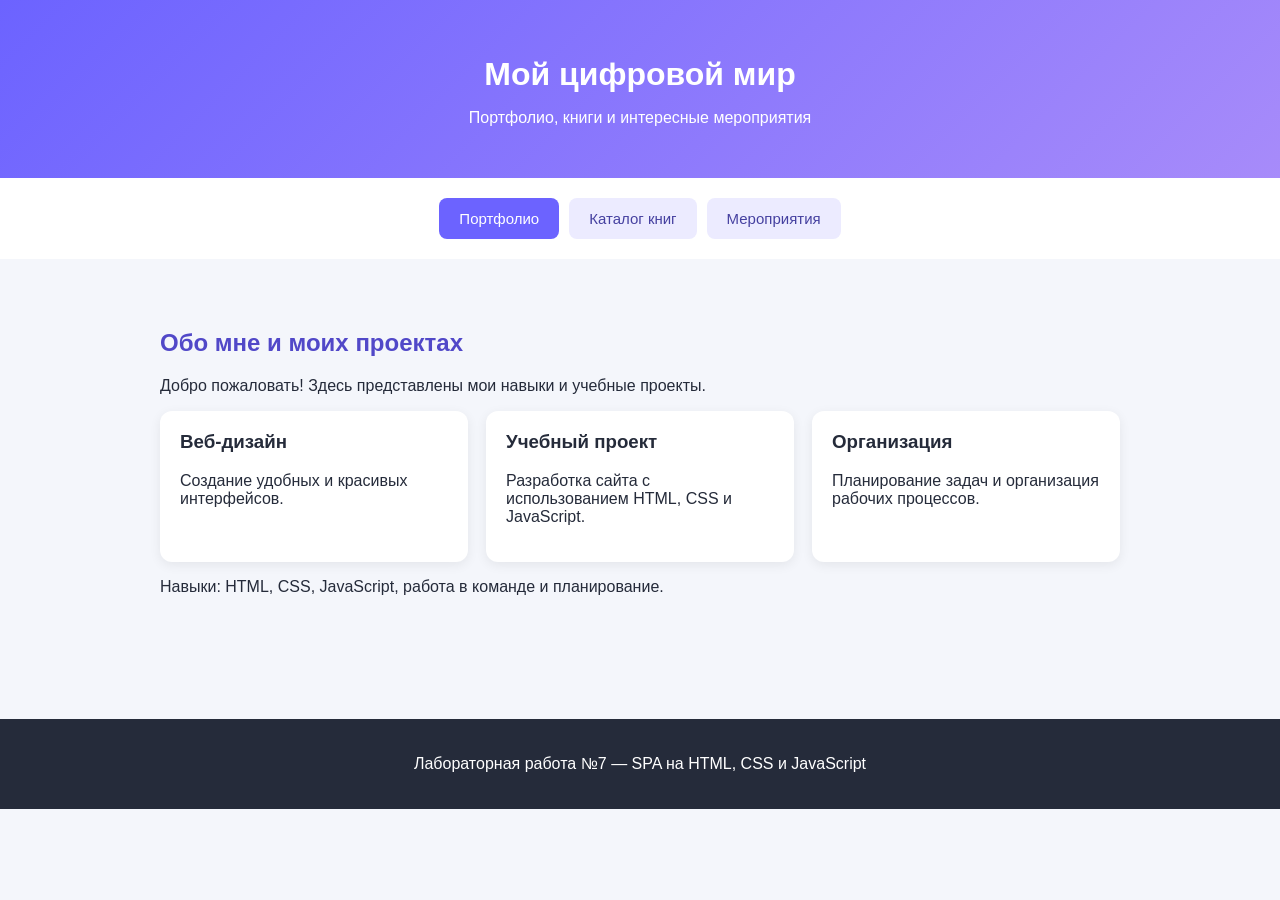
<file: lab7/index.html>
<!DOCTYPE html>
<html lang="ru">
<head>
    <meta charset="UTF-8">
    <meta name="viewport" content="width=device-width, initial-scale=1.0">
    <title>Мой SPA-проект</title>
    <link rel="stylesheet" href="style.css">
    <script src="app.js" defer></script>
</head>
<body>
<header>
    <h1>Мой цифровой мир</h1>
    <p>Портфолио, книги и интересные мероприятия</p>
</header>
<nav class="navigation">
    <button class="nav-btn active" data-page="portfolio">Портфолио</button>
    <button class="nav-btn" data-page="books">Каталог книг</button>
    <button class="nav-btn" data-page="events">Мероприятия</button>
</nav>
<main id="content" aria-live="polite"></main>
<footer>
    <p>Лабораторная работа №7 — SPA на HTML, CSS и JavaScript</p>
</footer>
</body>
</html>
</file>
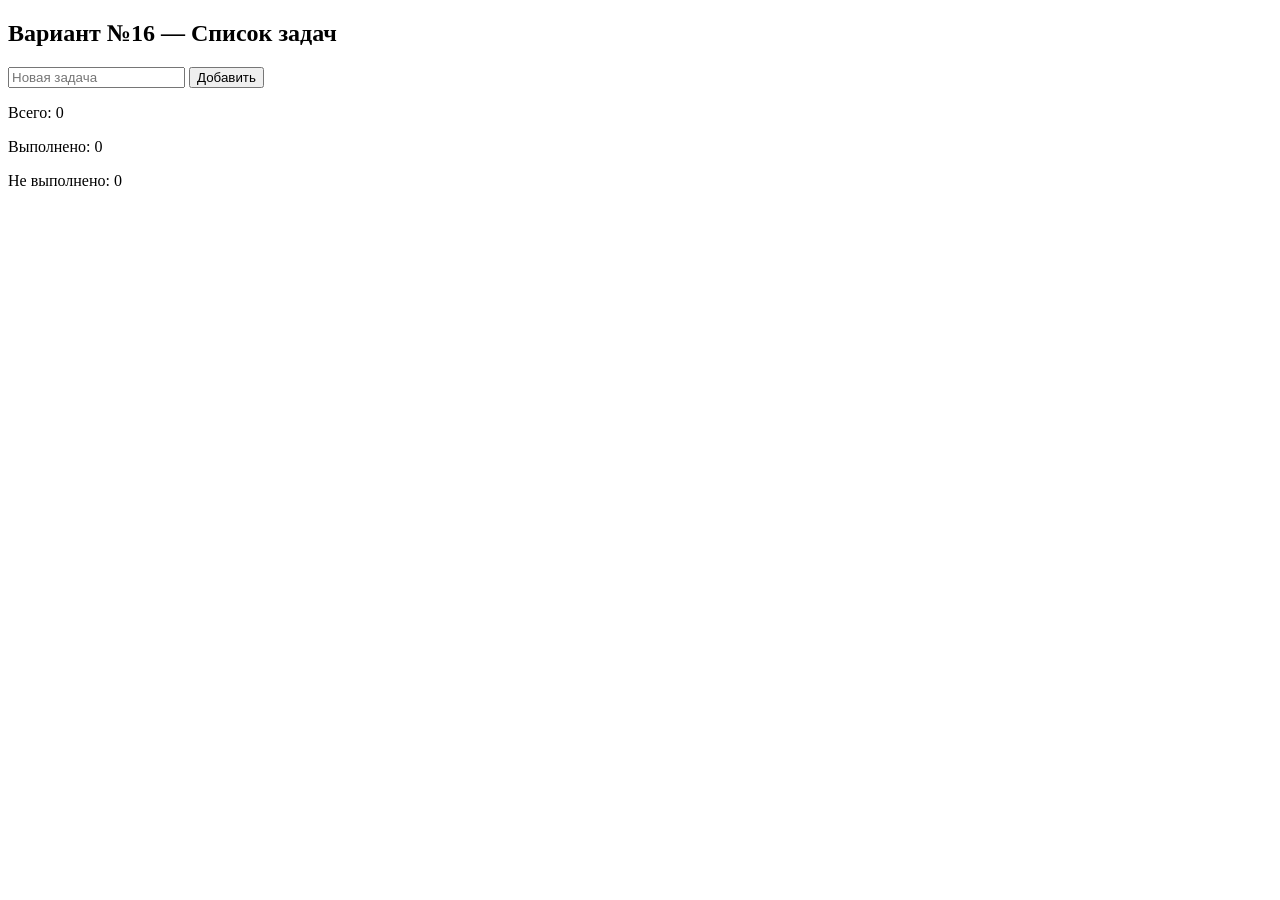
<file: lab-5/task-16/index.html>
<!DOCTYPE html>
<html>
<head>
    <title>Вариант №16</title>
</head>
<body>

<h2>Вариант №16 — Список задач</h2>

<input id="task" placeholder="Новая задача">
<button id="add">Добавить</button>

<ul id="list"></ul>

<p>Всего: <span id="total">0</span></p>
<p>Выполнено: <span id="done">0</span></p>
<p>Не выполнено: <span id="todo">0</span></p>

<script src="script.js"></script>
</body>
</html>
</file>
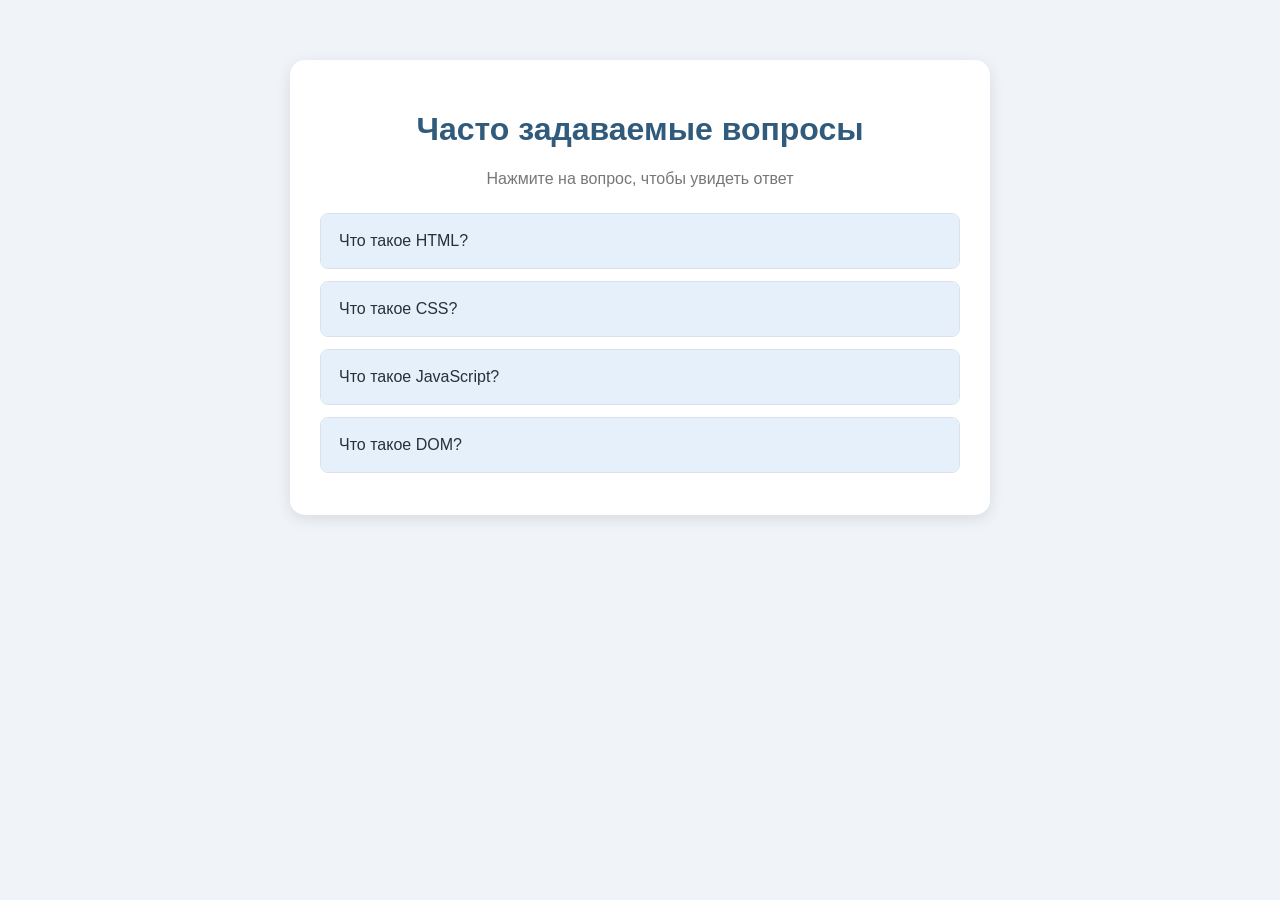
<file: lab-6/11 задание/index.html>
<!DOCTYPE html>
<html lang="ru">
<head>
    <meta charset="UTF-8">
    <meta name="viewport" content="width=device-width, initial-scale=1.0">
    <title>FAQ — Часто задаваемые вопросы</title>
    <link rel="stylesheet" href="style.css">
</head>
<body>
<div class="container">
    <h1>Часто задаваемые вопросы</h1>
    <p class="subtitle">Нажмите на вопрос, чтобы увидеть ответ</p>
    <div class="faq-item">
        <button class="faq-question">Что такое HTML?</button>
        <div class="faq-answer">
            <p>HTML — это язык разметки, который используется для создания структуры веб-страниц.</p>
        </div>
    </div>
    <div class="faq-item">
        <button class="faq-question">Что такое CSS?</button>
        <div class="faq-answer">
            <p>CSS — это язык стилей, который отвечает за оформление и внешний вид веб-страницы.</p>
        </div>
    </div>
    <div class="faq-item">
        <button class="faq-question">Что такое JavaScript?</button>
        <div class="faq-answer">
            <p>JavaScript — это язык программирования, который добавляет интерактивность веб-страницам.</p>
        </div>
    </div>
    <div class="faq-item">
        <button class="faq-question">Что такое DOM?</button>
        <div class="faq-answer">
            <p>DOM — это объектная модель документа, позволяющая JavaScript изменять HTML-элементы страницы.</p>
        </div>
    </div>
</div>
<script src="script.js"></script>
</body>
</html>
</file>
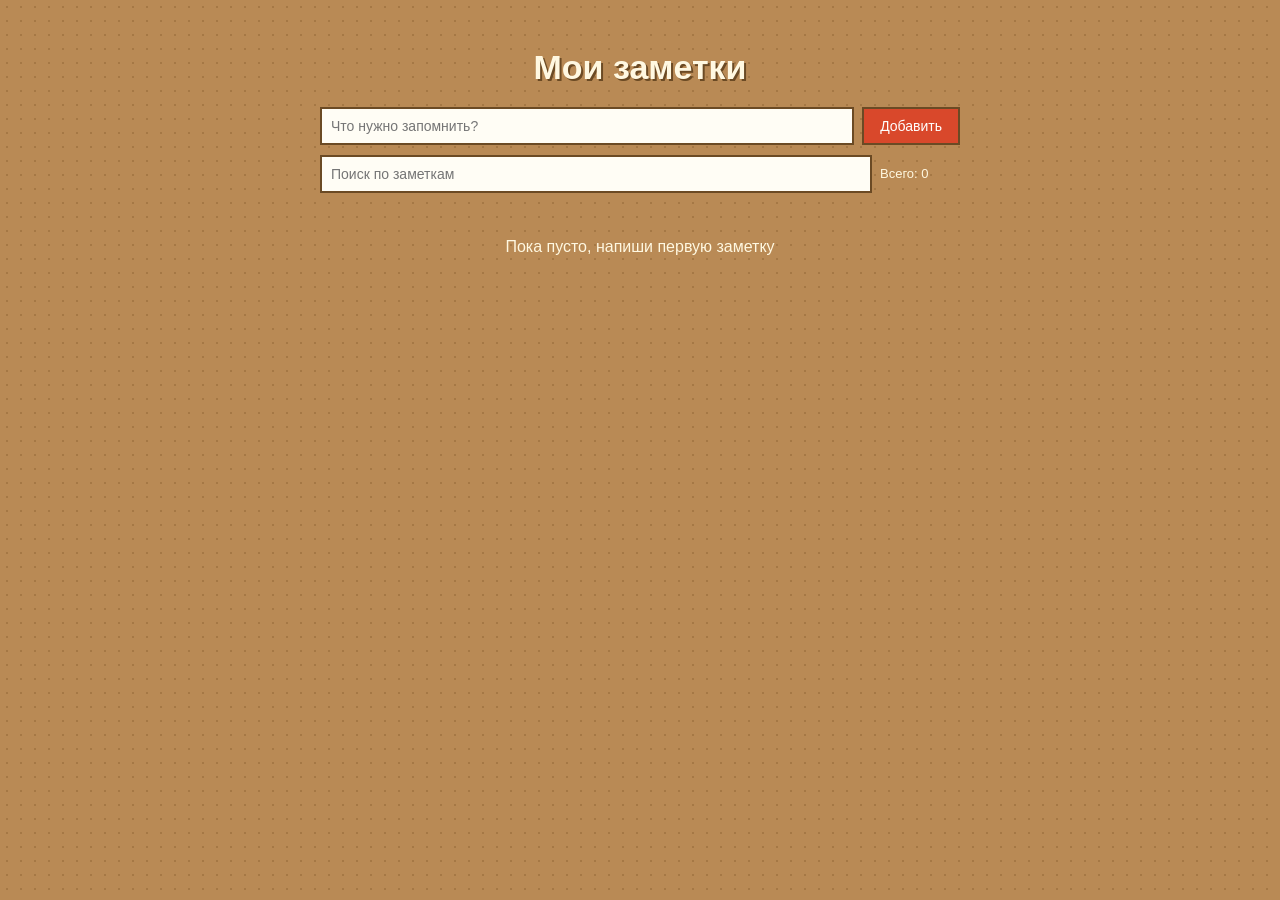
<file: lab-6/4  задание/index.html>
<!DOCTYPE html>
<html lang="ru">
<head>
  <meta charset="UTF-8">
  <title>Заметки</title>
  <link rel="stylesheet" href="style.css">
</head>
<body>
  <div class="board">
    <h1>Мои заметки</h1>

    <div class="form">
      <input type="text" id="text" placeholder="Что нужно запомнить?">
      <button id="add">Добавить</button>
    </div>

    <div class="form">
      <input type="text" id="search" placeholder="Поиск по заметкам">
      <span id="count">Всего: 0</span>
    </div>

    <p id="error"></p>

    <div id="notes"></div>
    <p id="empty">Пока пусто, напиши первую заметку</p>
  </div>

  <script src="script.js"></script>
</body>
</html>
</file>
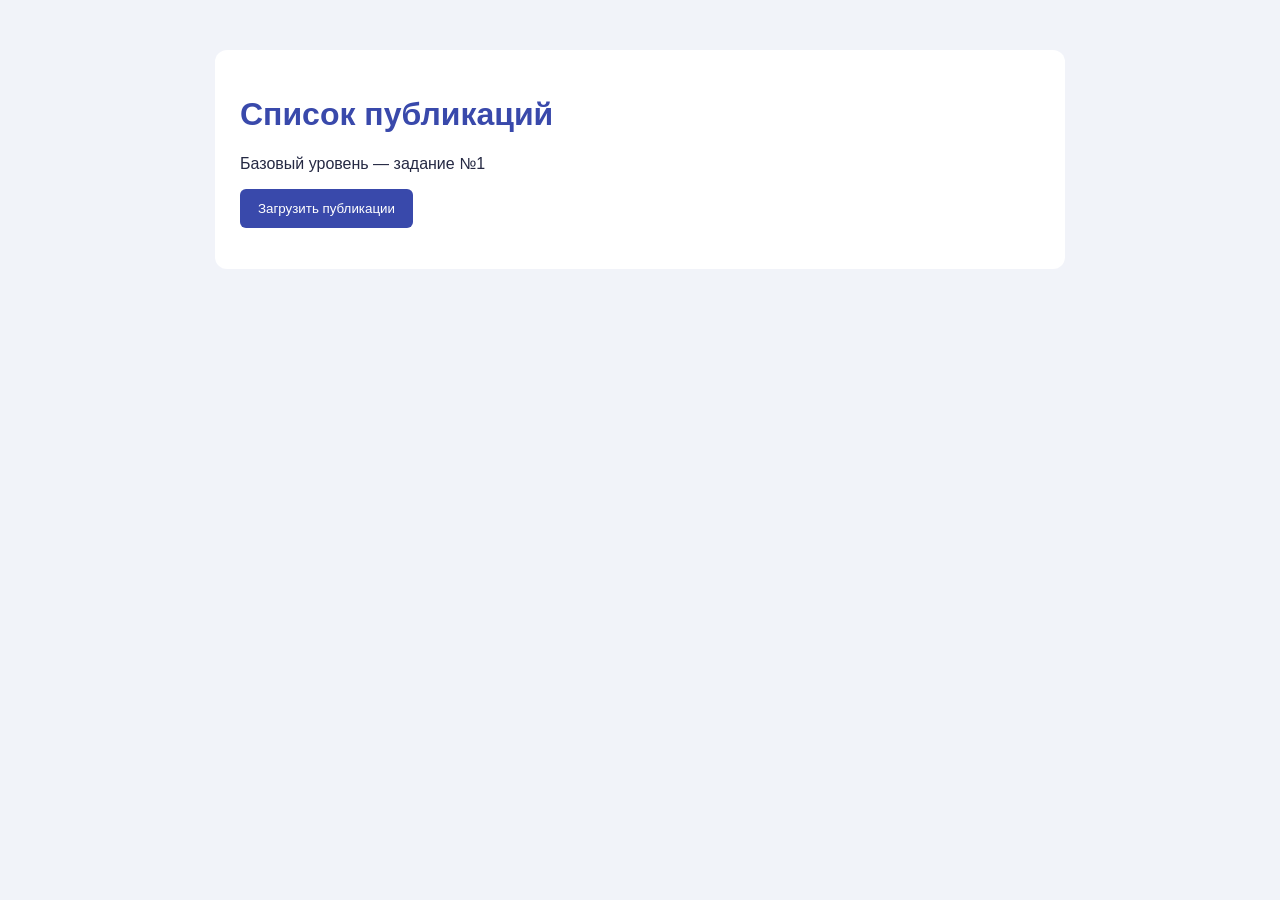
<file: lab-9/task1.html>
<!DOCTYPE html>
<html lang="ru">
<head>
    <meta charset="UTF-8">
    <meta name="viewport" content="width=device-width, initial-scale=1.0">
    <title>Задание 1 — Публикации</title>
    <link rel="stylesheet" href="task1.css">
    <script src="task1.js" defer></script>
</head>
<body>
    <main class="container">
        <h1>Список публикаций</h1>
        <p>Базовый уровень — задание №1</p>
        <button id="loadButton">Загрузить публикации</button>
        <p id="status"></p>
        <div id="posts"></div>
    </main>
</body>
</html>
</file>
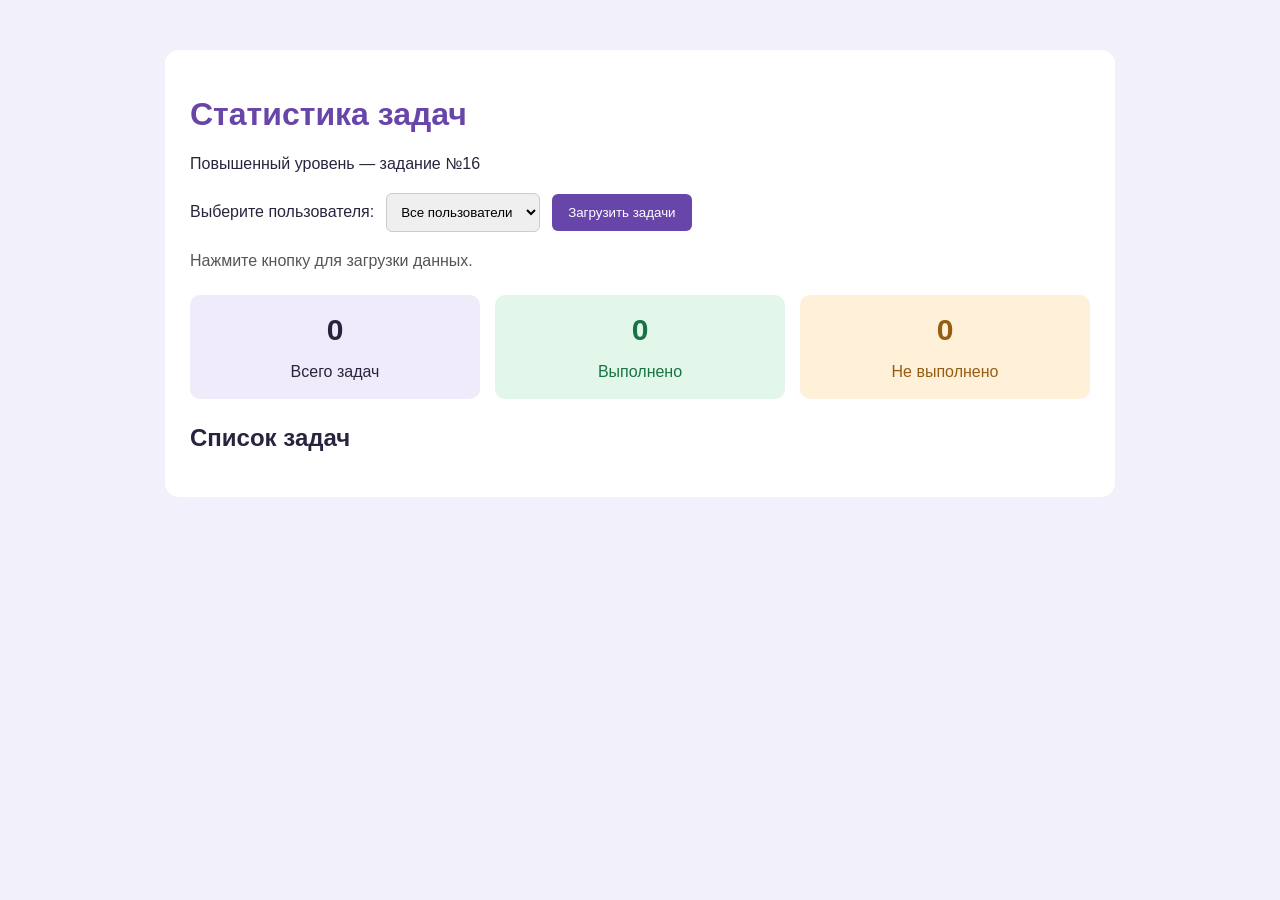
<file: lab-9/task16.html>
<!DOCTYPE html>
<html lang="ru">
<head>
    <meta charset="UTF-8">
    <meta name="viewport" content="width=device-width, initial-scale=1.0">
    <title>Задание 16 — Статистика задач</title>
    <link rel="stylesheet" href="task16.css">
    <script src="task16.js" defer></script>
</head>
<body>
    <main class="container">
        <h1>Статистика задач</h1>
        <p>Повышенный уровень — задание №16</p>
        <div class="controls">
            <label for="userFilter">Выберите пользователя:</label>
            <select id="userFilter">
                <option value="all">Все пользователи</option>
                <option value="1">Пользователь 1</option>
                <option value="2">Пользователь 2</option>
                <option value="3">Пользователь 3</option>
                <option value="4">Пользователь 4</option>
                <option value="5">Пользователь 5</option>
                <option value="6">Пользователь 6</option>
                <option value="7">Пользователь 7</option>
                <option value="8">Пользователь 8</option>
                <option value="9">Пользователь 9</option>
                <option value="10">Пользователь 10</option>
            </select>
            <button id="loadButton">Загрузить задачи</button>
        </div>
        <p id="status" role="status">Нажмите кнопку для загрузки данных.</p>
        <section class="statistics">
            <div class="stat-card">
                <h2 id="totalCount">0</h2>
                <p>Всего задач</p>
            </div>
            <div class="stat-card completed">
                <h2 id="completedCount">0</h2>
                <p>Выполнено</p>
            </div>
            <div class="stat-card pending">
                <h2 id="pendingCount">0</h2>
                <p>Не выполнено</p>
            </div>
        </section>
        <h2>Список задач</h2>
        <div id="todoList"></div>
    </main>
</body>
</html>
</file>
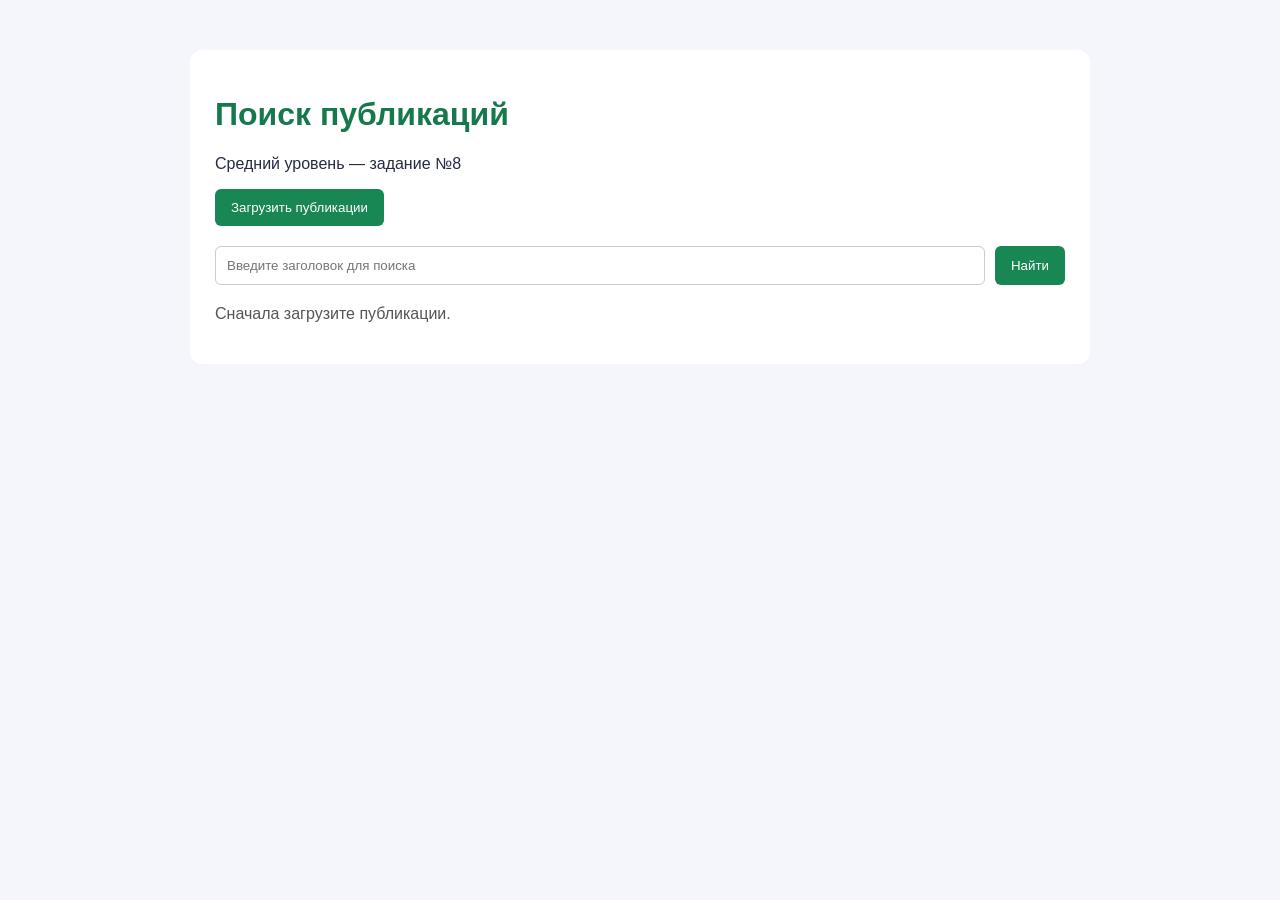
<file: lab-9/task8.html>
<!DOCTYPE html>
<html lang="ru">
<head>
    <meta charset="UTF-8">
    <meta name="viewport" content="width=device-width, initial-scale=1.0">
    <title>Задание 8 — Поиск публикаций</title>
    <link rel="stylesheet" href="task8.css">
    <script src="task8.js" defer></script>
</head>
<body>
    <main class="container">
        <h1>Поиск публикаций</h1>
        <p>Средний уровень — задание №8</p>
        <button id="loadButton">Загрузить публикации</button>
        <div class="search-box">
            <input
                type="text"
                id="searchInput"
                placeholder="Введите заголовок для поиска"
            >
            <button id="searchButton">Найти</button>
        </div>
        <p id="status" role="status">Сначала загрузите публикации.</p>
        <div id="results"></div>
    </main>
</body>
</html>
</file>
<file: lab7/style.css>
* {
    box-sizing: border-box;
}
body {
    margin: 0;
    font-family: Arial, sans-serif;
    background: #f4f6fb;
    color: #252b3a;
}
header {
    text-align: center;
    padding: 35px 15px;
    background: linear-gradient(135deg, #6c63ff, #a78bfa);
    color: white;
}
header h1 {
    margin-bottom: 10px;
}
.navigation {
    display: flex;
    justify-content: center;
    flex-wrap: wrap;
    gap: 10px;
    padding: 20px;
    background: white;
}
.nav-btn {
    padding: 12px 20px;
    border: none;
    border-radius: 8px;
    background: #ecebff;
    color: #4540a0;
    cursor: pointer;
    font-size: 15px;
}
.nav-btn:hover {
    background: #dcd9ff;
}
.nav-btn.active {
    background: #6c63ff;
    color: white;
}
main {
    max-width: 1000px;
    min-height: 400px;
    margin: 30px auto;
    padding: 20px;
}
h2 {
    color: #5148c8;
}
.cards {
    display: grid;
    grid-template-columns: repeat(auto-fit, minmax(220px, 1fr));
    gap: 18px;
}
.card {
    padding: 20px;
    background: white;
    border-radius: 12px;
    box-shadow: 0 3px 12px rgba(0, 0, 0, 0.07);
}
.card h3 {
    margin-top: 0;
}
button,
input {
    font-family: inherit;
}
.action-btn {
    padding: 10px 15px;
    border: none;
    border-radius: 7px;
    background: #6c63ff;
    color: white;
    cursor: pointer;
}
.action-btn:hover {
    background: #5148c8;
}
input {
    display: block;
    width: 100%;
    max-width: 400px;
    padding: 12px;
    margin: 10px 0;
    border: 1px solid #ccc;
    border-radius: 7px;
}
.message {
    margin: 15px 0;
    font-weight: bold;
}
.empty {
    padding: 20px;
    background: white;
    border-radius: 10px;
}
footer {
    padding: 20px;
    text-align: center;
    background: #252b3a;
    color: white;
}
@media (max-width: 600px) {
    main {
        padding: 12px;
    }
    .nav-btn {
        flex: 1 1 100%;
    }
}
</file>
<file: lab-6/11 задание/style.css>
* {
    box-sizing: border-box;
    }

body {
margin: 0;
padding: 30px 15px;
font-family: Arial, sans-serif;
background-color: #f0f4f8;
color: #263238;
}

.container {
max-width: 700px;
margin: 30px auto;
padding: 30px;
background-color: white;
border-radius: 15px;
box-shadow: 0 4px 15px rgba(0, 0, 0, 0.1);
}

h1 {
text-align: center;
color: #315b7d;
}

.subtitle {
text-align: center;
color: #777;
margin-bottom: 25px;
}

.faq-item {
margin-bottom: 12px;
border: 1px solid #d9e2ec;
border-radius: 8px;
overflow: hidden;
}

.faq-question {
width: 100%;
padding: 18px;
border: none;
background-color: #e6f0fa;
color: #263238;
text-align: left;
font-size: 16px;
cursor: pointer;
}

.faq-question:hover {
background-color: #d3e5f7;
}

.faq-answer {
display: none;
padding: 15px 18px;
background-color: white;
line-height: 1.6;
}

.faq-item.active .faq-answer {
display: block;
}

.faq-item.active .faq-question {
background-color: #c7e0f7;
}

@media (max-width: 500px) {
.container {
padding: 20px 15px;
}

h1 {
    font-size: 23px;
}

}
</file>
<file: lab-6/4  задание/style.css>
body {
  margin: 0;
  min-height: 100vh;
  font-family: Verdana, sans-serif;
  background: #b98a55;
  background-image: radial-gradient(#a57845 1px, transparent 1px);
  background-size: 14px 14px;
}

.board {
  width: 640px;
  max-width: 94%;
  margin: 0 auto;
  padding: 25px 0;
}

h1 {
  text-align: center;
  color: #fff8e1;
  font-size: 34px;
  text-shadow: 2px 2px #6b4a24;
  margin-bottom: 20px;
}

.form {
  display: flex;
  gap: 8px;
  margin-bottom: 10px;
  align-items: center;
}

input {
  flex: 1;
  padding: 9px;
  border: 2px solid #6b4a24;
  background: #fffdf5;
  font-size: 14px;
}

button {
  padding: 9px 16px;
  background: #d9482b;
  color: white;
  border: 2px solid #6b4a24;
  font-size: 14px;
  cursor: pointer;
}

button:hover {
  background: #b83a21;
}

#count {
  color: #fff8e1;
  font-size: 13px;
  min-width: 80px;
}

#error {
  color: #fff;
  background: #8c1d1d;
  padding: 0;
  margin: 0;
  font-size: 13px;
}

#error.show {
  padding: 6px 10px;
  margin-bottom: 10px;
}

#notes {
  display: flex;
  flex-wrap: wrap;
  gap: 16px;
  margin-top: 15px;
}

.note {
  width: 180px;
  min-height: 110px;
  background: #ffe36e;
  padding: 12px;
  box-shadow: 3px 4px 6px rgba(0, 0, 0, 0.35);
  font-family: "Segoe Print", "Comic Sans MS", cursive;
  font-size: 14px;
  display: flex;
  flex-direction: column;
  justify-content: space-between;
  transform: rotate(-1.5deg);
  word-wrap: break-word;
}

.note:nth-child(even) {
  background: #ffb3c1;
  transform: rotate(2deg);
}

.note:nth-child(3n) {
  background: #a8e0ff;
  transform: rotate(-0.5deg);
}

.note button {
  align-self: flex-end;
  margin-top: 10px;
  padding: 3px 8px;
  font-size: 12px;
  background: transparent;
  color: #333;
  border: 1px solid #333;
}

.note button:hover {
  background: #333;
  color: #fff;
}

#empty {
  color: #fff8e1;
  text-align: center;
  margin-top: 30px;
}
</file>
<file: lab-9/task1.css>
body {
    font-family: Arial, sans-serif;
    background: #f1f3f9;
    color: #252943;
    margin: 0;
    padding: 20px;
}
.container {
    max-width: 800px;
    margin: 30px auto;
    background: white;
    padding: 25px;
    border-radius: 12px;
}
h1 {
    color: #3949ab;
}
button {
    background: #3949ab;
    color: white;
    border: none;
    padding: 12px 18px;
    border-radius: 6px;
    cursor: pointer;
}
button:hover {
    background: #283593;
}
.card {
    padding: 15px;
    margin-top: 12px;
    background: #f1f3ff;
    border-radius: 8px;
    overflow-wrap: anywhere;
}
#status {
    color: #555;
}
</file>
<file: lab-9/task16.css>
body {
    font-family: Arial, sans-serif;
    background: #f2f0fa;
    color: #29243d;
    margin: 0;
    padding: 20px;
}
.container {
    max-width: 900px;
    margin: 30px auto;
    padding: 25px;
    background: white;
    border-radius: 14px;
}
h1 {
    color: #6845a8;
}
.controls {
    display: flex;
    align-items: center;
    flex-wrap: wrap;
    gap: 12px;
    margin: 20px 0;
}
select {
    padding: 10px;
    border: 1px solid #ccc;
    border-radius: 6px;
}
button {
    padding: 11px 16px;
    background: #6845a8;
    color: white;
    border: none;
    border-radius: 6px;
    cursor: pointer;
}
button:hover {
    background: #523487;
}
.statistics {
    display: grid;
    grid-template-columns: repeat(3, minmax(0, 1fr));
    gap: 15px;
    margin: 25px 0;
}
.stat-card {
    padding: 18px 10px;
    text-align: center;
    background: #f0ebfa;
    border-radius: 10px;
}
.stat-card h2 {
    font-size: 30px;
    margin: 0;
}
.stat-card p {
    margin-bottom: 0;
}
.completed {
    background: #e2f7e9;
    color: #187344;
}
.pending {
    background: #fff0d9;
    color: #965d12;
}
.todo {
    display: flex;
    gap: 12px;
    align-items: flex-start;
    padding: 13px;
    margin: 10px 0;
    background: #f8f7fc;
    border-radius: 8px;
}
.todo-id {
    font-weight: bold;
    color: #6845a8;
    white-space: nowrap;
}
.todo-title {
    flex: 1;
    overflow-wrap: anywhere;
}
.todo.done .todo-title {
    color: #187344;
}
.todo.pending-task .todo-title {
    color: #965d12;
}
#status {
    color: #555;
}
.error {
    color: #c62828 !important;
}
@media (max-width: 600px) {
    .statistics {
        grid-template-columns: 1fr;
    }
    .controls {
        align-items: stretch;
        flex-direction: column;
    }
}
</file>
<file: lab-9/task8.css>
body {
    font-family: Arial, sans-serif;
    background: #f4f6fb;
    color: #252943;
    margin: 0;
    padding: 20px;
}
.container {
    max-width: 850px;
    margin: 30px auto;
    padding: 25px;
    background: white;
    border-radius: 12px;
}
h1 {
    color: #16794b;
}
button {
    padding: 11px 16px;
    border: none;
    border-radius: 6px;
    background: #198754;
    color: white;
    cursor: pointer;
}
button:hover {
    background: #146c43;
}
.search-box {
    display: flex;
    gap: 10px;
    margin: 20px 0;
}
input {
    flex: 1;
    min-width: 0;
    padding: 11px;
    border: 1px solid #ccc;
    border-radius: 6px;
}
.card {
    padding: 14px;
    margin: 10px 0;
    background: #effaf4;
    border-left: 4px solid #198754;
    border-radius: 6px;
    overflow-wrap: anywhere;
}
.card h3 {
    margin-top: 0;
    text-transform: capitalize;
}
#status {
    color: #555;
}
@media (max-width: 500px) {
    .search-box {
        flex-direction: column;
    }
}
</file>
